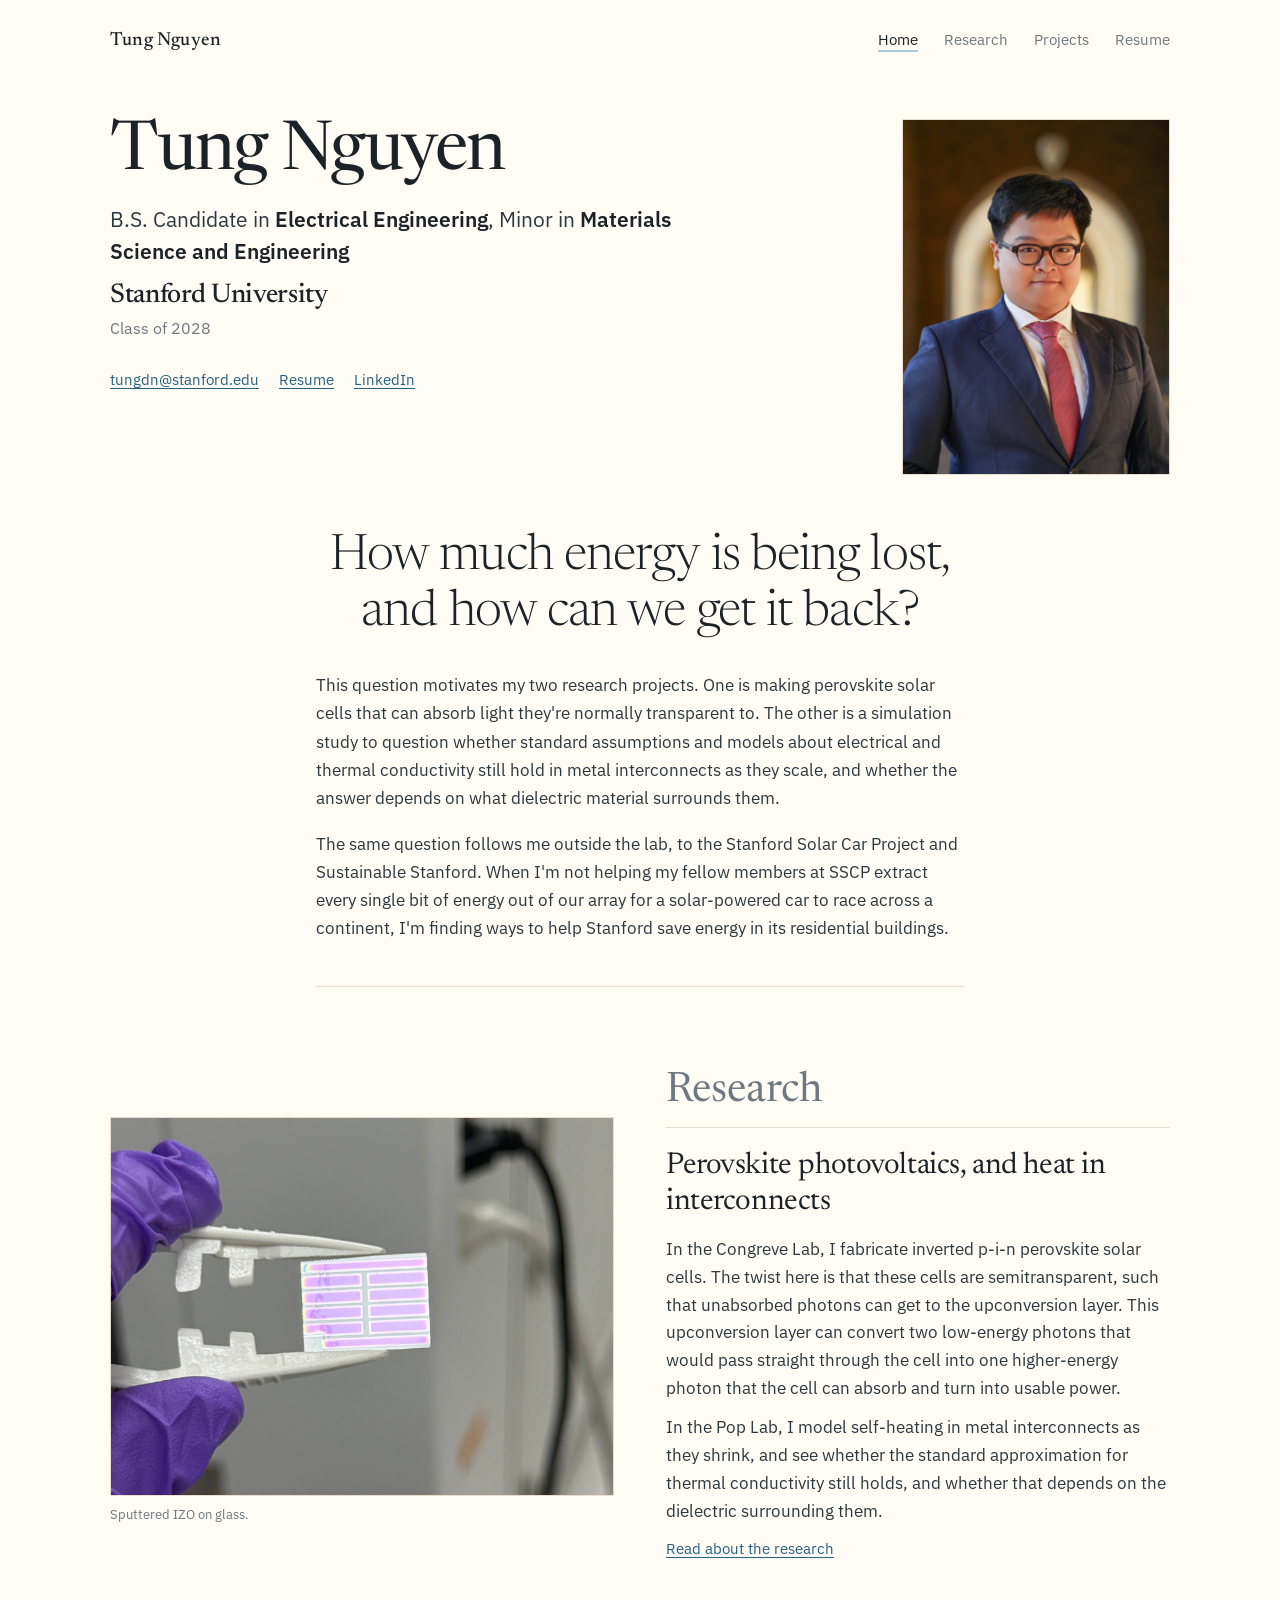
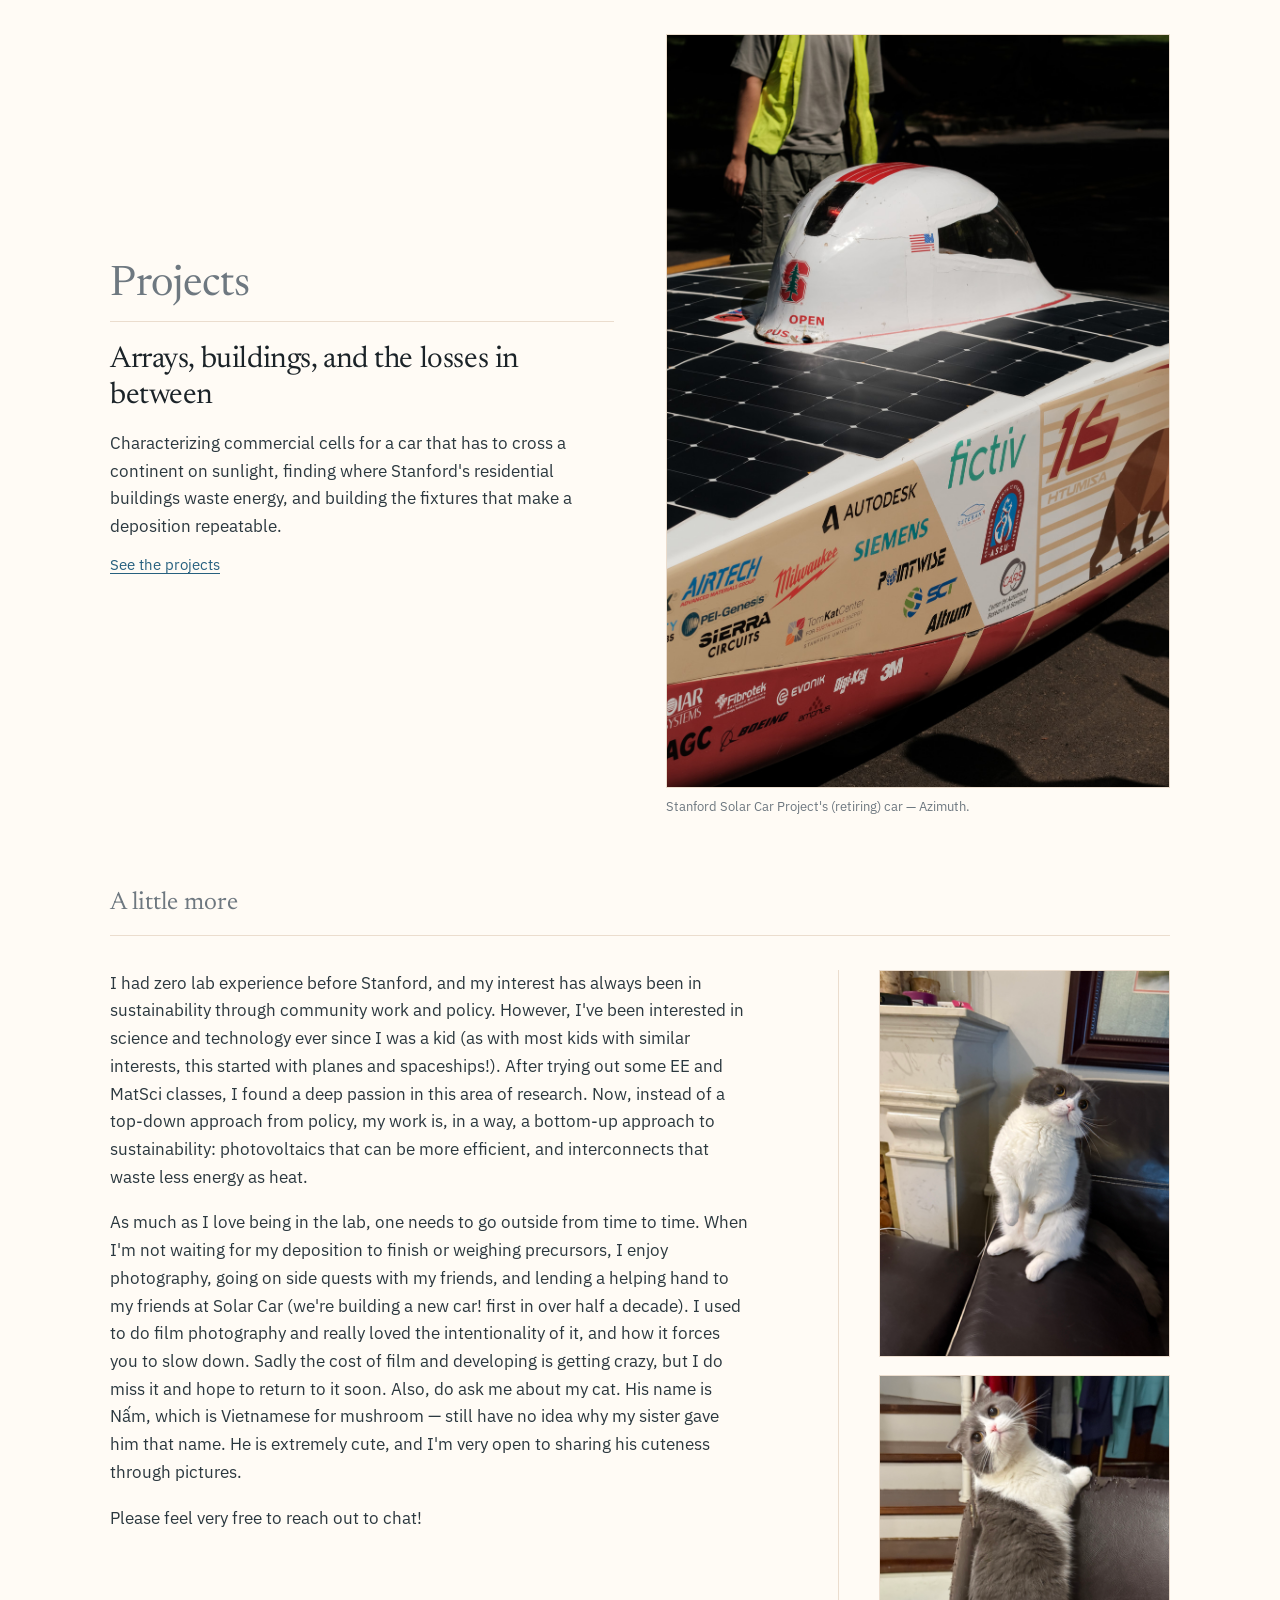
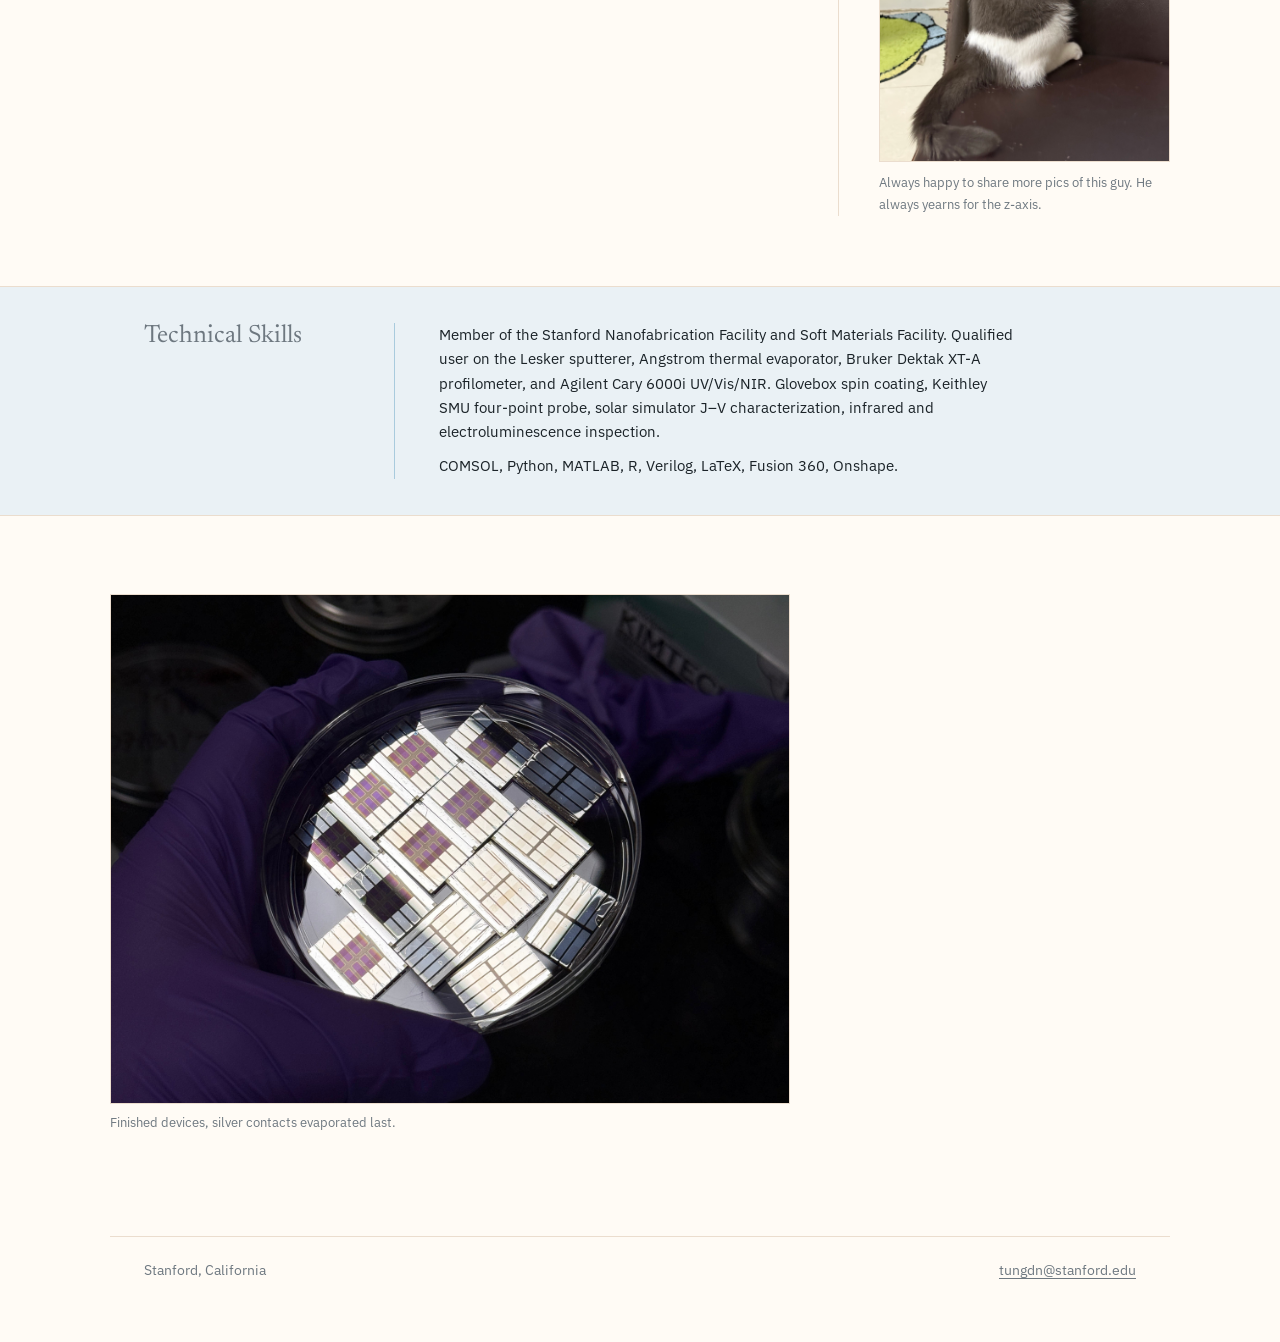
<file: index.html>
<!DOCTYPE html>
<html lang="en">
<head>
<meta charset="utf-8">
<meta name="viewport" content="width=device-width, initial-scale=1">
<title>Tung Nguyen</title>
<meta name="description" content="Tung Nguyen — B.S. candidate in Electrical
  Engineering at Stanford. Perovskite photovoltaics and electro-thermal
  transport in interconnects.">
<link rel="preconnect" href="https://fonts.googleapis.com">
<link rel="preconnect" href="https://fonts.gstatic.com" crossorigin>
<link href="https://fonts.googleapis.com/css2?family=Newsreader:ital,opsz,wght@0,6..72,300;0,6..72,400;0,6..72,500;1,6..72,300&family=IBM+Plex+Sans:wght@400;500;600&display=swap" rel="stylesheet">
<link rel="stylesheet" href="style.css">
<style>
  .intro{ display:grid; grid-template-columns:1fr 268px; gap:56px;
          padding:62px 0 10px; align-items:start }
  .intro h1{ font-family:"Newsreader",Georgia,serif; font-weight:400;
             font-size:clamp(46px,6.2vw,68px); line-height:1.02;
             letter-spacing:-.022em; margin:0 0 16px }
  .credential{ font-size:20.5px; line-height:1.55; color:var(--ink-soft);
               margin:0 0 12px; max-width:46ch }
  .credential .field{ font-weight:600; color:var(--ink) }
  .affil{ font-family:"Newsreader",Georgia,serif; font-weight:500;
          font-size:27px; line-height:1.2; letter-spacing:-.012em;
          color:var(--ink); margin:0 0 4px }
  .classyear{ font-size:16px; color:var(--muted); margin:0 0 26px }
  .links{ display:flex; gap:20px; flex-wrap:wrap; font-size:14.5px; margin:0 }

  /* One centered column. --qcol keeps the heading and the paragraphs on the
     same left edge; they each compute ch differently. */
  .question{ padding:44px 0 8px; --qcol:648px }
  .question h2{ font-family:"Newsreader",Georgia,serif; font-weight:300;
                font-size:clamp(30px,4.6vw,50px); line-height:1.12;
                letter-spacing:-.018em; margin:0 auto 30px;
                max-width:var(--qcol); text-align:center }
  .question p{ font-size:17px; line-height:1.65; max-width:var(--qcol);
               margin:0 auto 18px; color:var(--ink-soft) }
  .qrule{ width:100%; max-width:var(--qcol); margin:44px auto 0; border:0;
          border-top:1px solid var(--rule) }

  .work{ padding:72px 0 0 }
  .block{ display:grid; grid-template-columns:1fr 1fr; gap:52px;
          align-items:center; padding:0 0 60px }
  .block p{ margin:0 0 12px; color:var(--ink-soft); max-width:52ch;
            font-size:16.5px; line-height:1.68 }
  /* These two must out-rank .block p (0,1,1), so they are scoped to .block
     as well. Bare .blocktitle / .more lose to it and are silently ignored. */
  .block .blocktitle{ font-family:"Newsreader",Georgia,serif; font-weight:400;
               font-size:42px; line-height:1.15; color:var(--muted);
               margin:0 0 20px; max-width:none;
               padding-bottom:12px; border-bottom:1px solid var(--rule) }
  .block h3{ font-family:"Newsreader",Georgia,serif; font-weight:400;
             font-size:30px; line-height:1.2; letter-spacing:-.014em;
             margin:0 0 16px }
  .block .more{ font-size:14.5px }

  .about{ padding:8px 0 70px }
  .about .sechead{ font-size:25px }
  .about p{ font-size:16.5px; line-height:1.68; max-width:var(--measure);
            margin:0 0 18px; color:var(--ink-soft) }
  .about p:last-child{ margin-bottom:0 }

  /* text left, Nấm in the right gutter */
  .aboutgrid{ display:grid; grid-template-columns:1fr 332px; gap:40px;
              align-items:start }
  .catcol{ border-left:1px solid var(--rule); padding-left:40px }
  .catcol figure + figure{ margin-top:18px }
  .catcap{ font-size:13px !important; color:var(--muted) !important;
           margin:10px 0 0 !important }
  .closer{ padding:0 0 78px }
  .closer figure{ max-width:680px }

  @media (max-width:860px){
    .intro{ grid-template-columns:1fr; gap:30px; padding-top:44px }
    .intro figure{ max-width:240px }
    .block{ grid-template-columns:1fr; gap:26px; padding-bottom:52px }
    .block .txt{ order:2 }
    .aboutgrid{ grid-template-columns:1fr; gap:28px }
    .catcol{ display:grid; grid-template-columns:1fr 1fr; gap:22px;
             align-items:start; border-left:0; padding-left:0 }
    .catcol figure + figure{ margin-top:0 }
    .catcol .catcap{ grid-column:1 / -1 }
  }
</style>
</head>
<body>

<header class="wrap masthead">
  <a class="mark" href="index.html">Tung Nguyen</a>
  <nav class="nav">
    <a href="index.html" aria-current="page">Home</a>
    <a href="research.html">Research</a>
    <a href="projects.html">Projects</a>
    <a href="tung_resume_website.pdf">Resume</a>
  </nav>
</header>

<main>
  <section class="wrap intro">
    <div>
      <h1>Tung Nguyen</h1>
      <p class="credential">B.S. Candidate in <span class="field">Electrical
        Engineering</span>, Minor in <span class="field">Materials Science and
        Engineering</span></p>
      <p class="affil">Stanford University</p>
      <p class="classyear">Class of 2028</p>
      <p class="links">
        <a href="mailto:tungdn@stanford.edu">tungdn@stanford.edu</a>
        <a href="tung_resume_website.pdf">Resume</a>
        <a href="https://www.linkedin.com/in/tungdnguyen/">LinkedIn</a>
      </p>
    </div>
    <figure>
      <img width="1200" height="1600" decoding="async" src="headshot_portfolio.JPG" alt="Tung Nguyen" data-ratio="portrait">
    </figure>
  </section>

  <section class="wrap question">
    <h2>How much energy is being lost, and how can we get it back?</h2>

    <p>This question motivates my two research projects. One is making
      perovskite solar cells that can absorb light they're normally
      transparent to. The other is a simulation study to question whether
      standard assumptions and models about electrical and thermal
      conductivity still hold in metal interconnects as they scale, and
      whether the answer depends on what dielectric material surrounds
      them.</p>

    <p>The same question follows me outside the lab, to the Stanford Solar
      Car Project and Sustainable Stanford. When I'm not
      helping my fellow members at SSCP extract every single bit of energy out
      of our array for a solar-powered car to race across a continent, I'm
      finding ways to help Stanford save energy in its residential
      buildings.</p>

    <hr class="qrule">
  </section>

  <section class="wrap work">
    <div class="block">
      <figure>
        <img width="1600" height="1201" decoding="async" loading="lazy" src="izo1.JPG" alt="Sputtered IZO on a glass substrate">
        <figcaption>Sputtered IZO on glass.</figcaption>
      </figure>
      <div class="txt">
        <p class="blocktitle">Research</p>
        <h3>Perovskite photovoltaics, and heat in interconnects</h3>
        <p>In the Congreve Lab, I fabricate inverted p-i-n
          perovskite solar cells. The twist here is that these cells are
          semitransparent, such that unabsorbed photons can get to the
          upconversion layer. This upconversion layer can convert two
          low-energy photons that would pass straight through the cell into one
          higher-energy photon that the cell can absorb and turn into usable
          power.</p>

        <p>In the Pop Lab, I model self-heating in metal interconnects as they
          shrink, and see whether the standard approximation for thermal
          conductivity still holds, and whether that depends on the dielectric
          surrounding them.</p>
        <p class="more"><a href="research.html">Read about the research</a></p>
      </div>
    </div>

    <div class="block">
      <div class="txt">
        <p class="blocktitle">Projects</p>
        <h3>Arrays, buildings, and the losses in between</h3>
        <p>Characterizing commercial cells for a car that has to cross a
          continent on sunlight, finding where Stanford's residential buildings
          waste energy, and building the fixtures that make a deposition
          repeatable.</p>
        <p class="more"><a href="projects.html">See the projects</a></p>
      </div>
      <figure>
        <img width="1067" height="1600" decoding="async" loading="lazy" src="sscp_car.JPG"
             alt="Stanford's solar car, its array and sponsor decals lit by
             low sun">
        <figcaption>Stanford Solar Car Project's (retiring) car &mdash;
          Azimuth.</figcaption>
      </figure>
    </div>
  </section>

  <section class="wrap about">
    <h2 class="sechead">A little more</h2>

    <div class="aboutgrid">
      <div class="abouttext">
        <p>I had zero lab experience before Stanford, and my interest has always
          been in sustainability through community work and policy. However, I've
          been interested in science and technology ever since I was a kid (as
          with most kids with similar interests, this started with planes and
          spaceships!). After trying out some EE and MatSci classes, I found a
          deep passion in this area of research. Now, instead of a top-down
          approach from policy, my work is, in a way, a bottom-up approach to
          sustainability: photovoltaics that can be more efficient, and
          interconnects that waste less energy as heat.</p>

        <p>As much as I love being in the lab, one needs to go outside from time
          to time. When I'm not waiting for my deposition to finish or weighing
          precursors, I enjoy photography, going on side quests with my friends,
          and lending a helping hand to my friends at Solar Car (we're building a
          new car! first in over half a decade). I used to do film photography
          and really loved the intentionality of it, and how it forces you to
          slow down. Sadly the cost of film and developing is getting crazy, but
          I do miss it and hope to return to it soon. Also, do ask me about my
          cat. His name is N&#7845;m, which is Vietnamese for mushroom &mdash;
          still have no idea why my sister gave him that name. He is extremely
          cute, and I'm very open to sharing his cuteness through pictures.</p>

        <p>Please feel very free to reach out to chat!</p>
      </div>

      <aside class="catcol">
        <figure><img width="1200" height="1600" decoding="async" loading="lazy" src="cat1.JPG" alt="N&#7845;m, standing up"></figure>
        <figure><img width="1200" height="1600" decoding="async" loading="lazy" src="cat2.JPG" alt="N&#7845;m, on the sofa"></figure>
        <p class="catcap">Always happy to share more pics of this guy. He
          always yearns for the z-axis.</p>
      </aside>
    </div>
  </section>

  <section class="band">
    <div class="wrap">
      <h2>Technical Skills</h2>
      <div class="bandtext">
        <p>Member of the Stanford Nanofabrication Facility and Soft Materials
          Facility. Qualified user on the Lesker sputterer, Angstrom thermal
          evaporator, Bruker Dektak XT-A profilometer, and Agilent Cary 6000i
          UV/Vis/NIR. Glovebox spin coating, Keithley SMU four-point probe,
          solar simulator J&ndash;V characterization, infrared and
          electroluminescence inspection.</p>
        <p>COMSOL, Python, MATLAB, R, Verilog, LaTeX, Fusion 360, Onshape.</p>
      </div>
    </div>
  </section>

  <section class="wrap closer">
    <figure>
      <img width="1600" height="1200" decoding="async" loading="lazy" src="finished_devices.JPG" alt="Finished perovskite devices in a petri dish">
      <figcaption>Finished devices, silver contacts evaporated last.</figcaption>
    </figure>
  </section>
</main>

<footer>
  <div class="wrap">
    <span>Stanford, California</span>
    <span><a href="mailto:tungdn@stanford.edu">tungdn@stanford.edu</a></span>
  </div>
</footer>

<script>
/* Show a labelled placeholder instead of a broken-image icon while an
   image file is missing. Safe to delete once every photo is uploaded. */
document.querySelectorAll('figure img').forEach(function(img){
  img.addEventListener('error', function(){
    var d = document.createElement('div');
    d.className = 'imgfail' +
      (img.dataset.ratio === 'portrait' ? ' portrait' : '');
    d.textContent = img.getAttribute('src');
    img.replaceWith(d);
  });
});
</script>
</body>
</html>
</file>
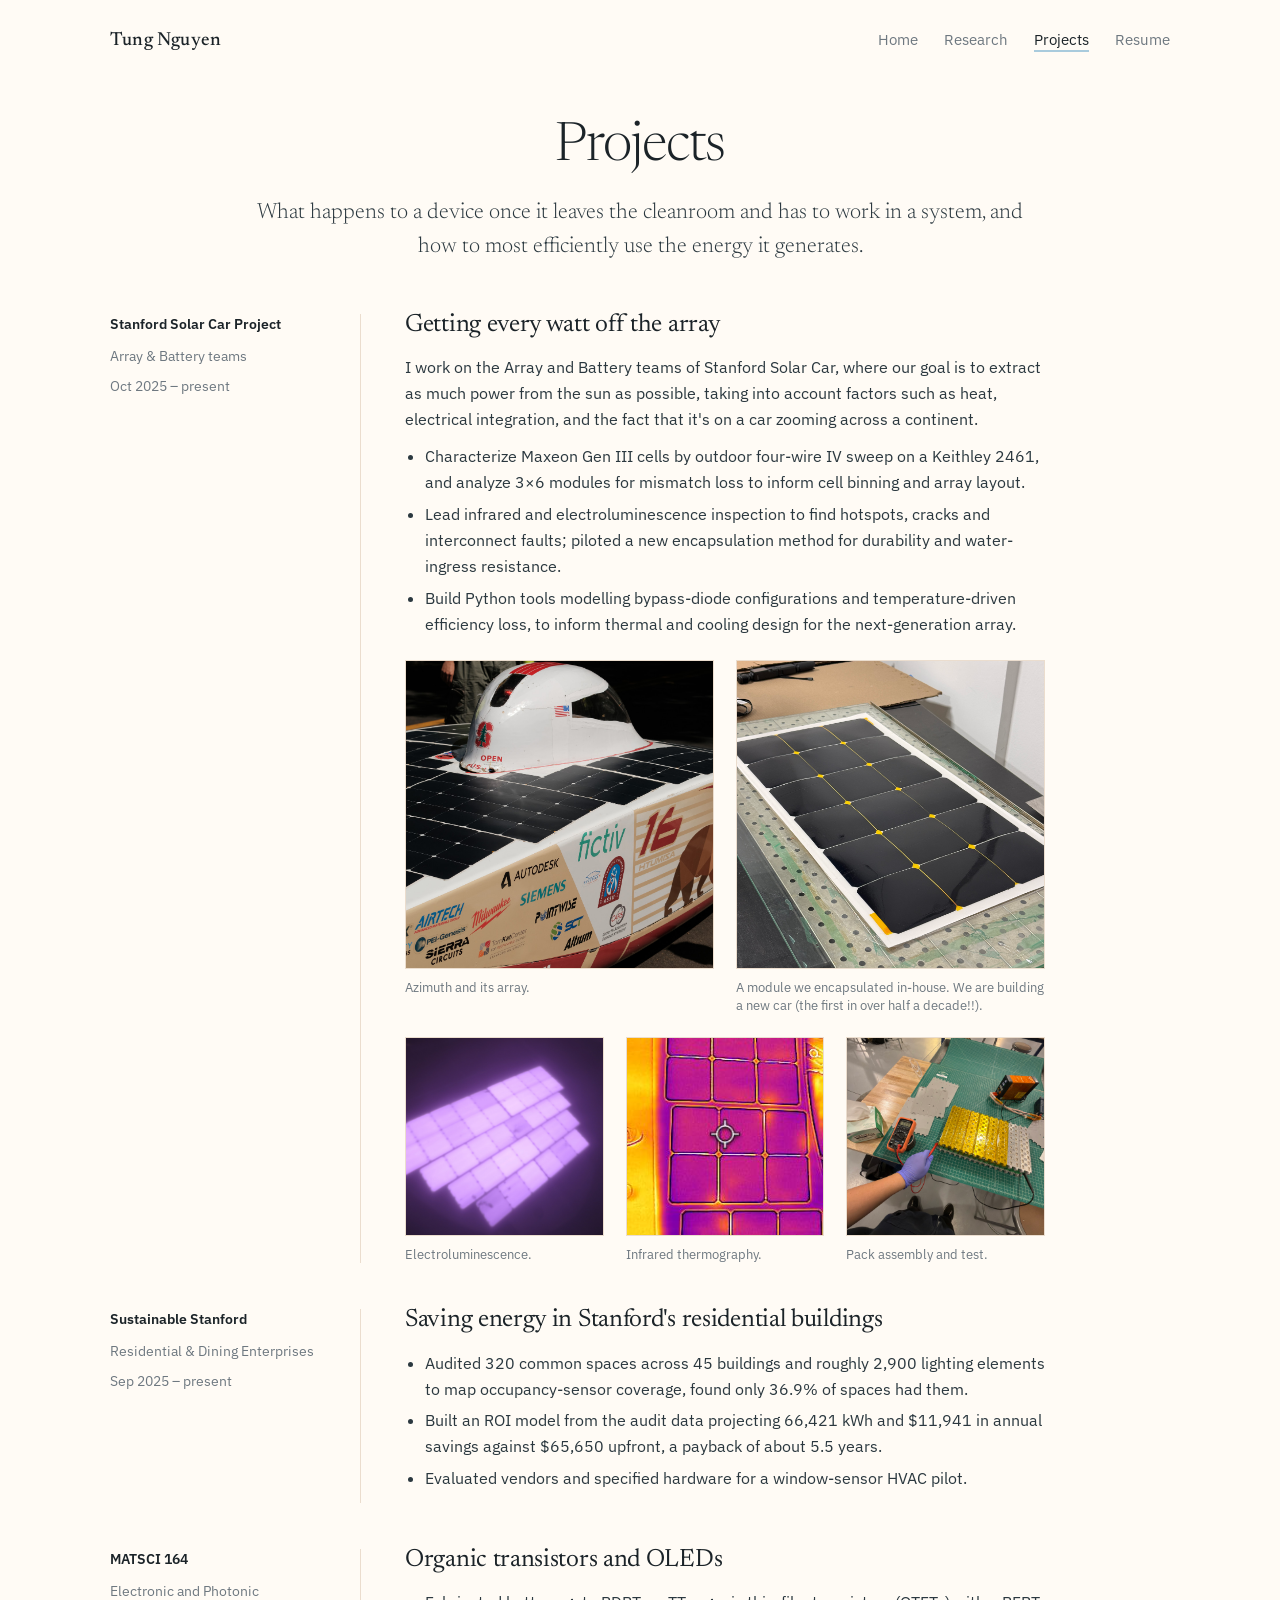
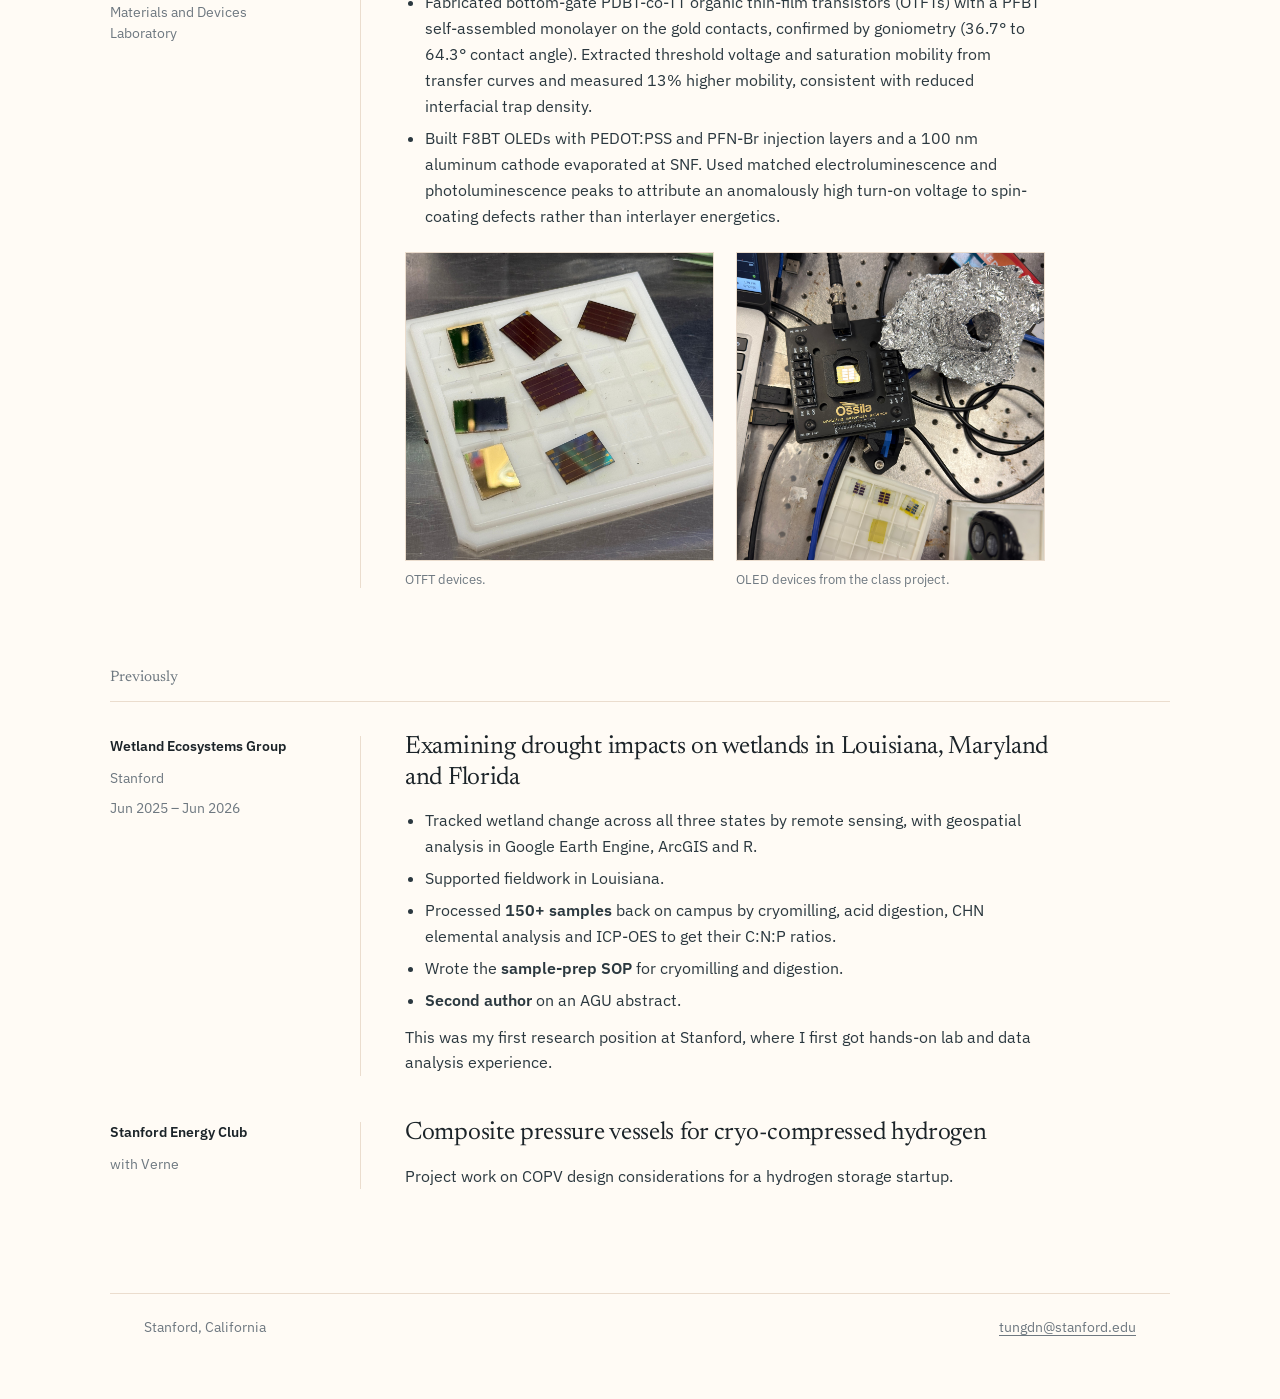
<file: projects.html>
<!DOCTYPE html>
<html lang="en">
<head>
<meta charset="utf-8">
<meta name="viewport" content="width=device-width, initial-scale=1">
<title>Projects — Tung Nguyen</title>
<meta name="description" content="Solar car array characterization, campus
  energy efficiency, cleanroom fixtures, and device laboratory coursework.">
<link rel="preconnect" href="https://fonts.googleapis.com">
<link rel="preconnect" href="https://fonts.gstatic.com" crossorigin>
<link href="https://fonts.googleapis.com/css2?family=Newsreader:ital,opsz,wght@0,6..72,300;0,6..72,400;0,6..72,500;1,6..72,300&family=IBM+Plex+Sans:wght@400;500;600&display=swap" rel="stylesheet">
<link rel="stylesheet" href="style.css">
<style>
  /* Sources here are a mix of 4:3 and 3:4, which in a shared row leaves the
     landscape ones ~120px short and opens a gap underneath. A square crop
     makes every cell the same height, at a 25% crop either way. */
  .entry .figrow img{ aspect-ratio:1/1; object-fit:cover }
  .entry .figrow{ margin:22px 0 0 }
  .entry .figrow + .figrow{ margin-top:22px }
</style>
</head>
<body>

<header class="wrap masthead">
  <a class="mark" href="index.html">Tung Nguyen</a>
  <nav class="nav">
    <a href="index.html">Home</a>
    <a href="research.html">Research</a>
    <a href="projects.html" aria-current="page">Projects</a>
    <a href="tung_resume_website.pdf">Resume</a>
  </nav>
</header>

<main>
  <section class="wrap pagehead">
    <h1>Projects</h1>
    <p>What happens to a device once it leaves the cleanroom and has to work
      in a system, and how to most efficiently use the energy it
      generates.</p>
  </section>

  <section class="wrap section">
    <article class="entry">
      <div class="where">
        <b>Stanford Solar Car Project</b>
        <span>Array &amp; Battery teams</span>
        <span>Oct 2025 &ndash; present</span>
      </div>
      <div>
        <h3>Getting every watt off the array</h3>
        <p>I work on the Array and Battery teams of Stanford Solar Car, where
          our goal is to extract as much power from the sun as possible, taking
          into account factors such as heat, electrical integration, and the
          fact that it's on a car zooming across a continent.</p>
        <ul>
          <li>Characterize Maxeon Gen III cells by outdoor four-wire IV sweep
            on a Keithley 2461, and analyze 3&times;6 modules for mismatch loss
            to inform cell binning and array layout.</li>
          <li>Lead infrared and electroluminescence inspection to find
            hotspots, cracks and interconnect faults; piloted a new
            encapsulation method for durability and water-ingress
            resistance.</li>
          <li>Build Python tools modelling bypass-diode configurations and
            temperature-driven efficiency loss, to inform thermal and cooling
            design for the next-generation array.</li>
        </ul>

        <div class="figrow two">
          <figure>
            <img width="1067" height="1600" decoding="async" loading="lazy" src="sscp_car.JPG"
                 alt="Stanford's solar car, its array and sponsor decals lit by
                 low sun">
            <figcaption>Azimuth and its array.</figcaption>
          </figure>
          <figure>
            <img width="1200" height="1600" decoding="async" loading="lazy" src="sscp_encapsulation.JPG"
                 alt="An encapsulated solar module on the bench">
            <figcaption>A module we encapsulated in-house. We are building a
              new car (the first in over half a decade!!).</figcaption>
          </figure>
        </div>

        <div class="figrow three">
          <figure>
            <img width="1600" height="1200" decoding="async" loading="lazy" src="sscp_EL.JPG" alt="Electroluminescence image of a module">
            <figcaption>Electroluminescence.</figcaption>
          </figure>
          <figure>
            <img width="240" height="320" decoding="async" loading="lazy" src="sscp_heat_array.jpeg" alt="Infrared thermography of a module">
            <figcaption>Infrared thermography.</figcaption>
          </figure>
          <figure>
            <img width="1200" height="1600" decoding="async" loading="lazy" src="sscp_battery.JPG" alt="Battery pack under test">
            <figcaption>Pack assembly and test.</figcaption>
          </figure>
        </div>
      </div>
    </article>

    <article class="entry">
      <div class="where">
        <b>Sustainable Stanford</b>
        <span>Residential &amp; Dining Enterprises</span>
        <span>Sep 2025 &ndash; present</span>
      </div>
      <div>
        <h3>Saving energy in Stanford's residential buildings</h3>
        <ul>
          <li>Audited 320 common spaces across 45 buildings and roughly 2,900
            lighting elements to map occupancy-sensor coverage, found only
            36.9% of spaces had them.</li>
          <li>Built an ROI model from the audit data projecting 66,421 kWh and
            $11,941 in annual savings against $65,650 upfront, a payback of
            about 5.5 years.</li>
          <li>Evaluated vendors and specified hardware for a window-sensor
            HVAC pilot.</li>
        </ul>
      </div>
    </article>

    <article class="entry">
      <div class="where">
        <b>MATSCI 164</b>
        <span>Electronic and Photonic Materials and Devices Laboratory</span>
      </div>
      <div>
        <h3>Organic transistors and OLEDs</h3>
        <ul>
          <li>Fabricated bottom-gate PDBT-co-TT organic thin-film transistors
            (OTFTs) with a PFBT self-assembled monolayer on the gold contacts,
            confirmed
            by goniometry (36.7&deg; to 64.3&deg; contact angle). Extracted
            threshold voltage and saturation mobility from transfer curves and
            measured 13% higher mobility, consistent with reduced interfacial
            trap density.</li>
          <li>Built F8BT OLEDs with PEDOT:PSS and PFN-Br injection layers and a
            100 nm aluminum cathode evaporated at SNF. Used matched
            electroluminescence and photoluminescence peaks to attribute an
            anomalously high turn-on voltage to spin-coating defects rather than
            interlayer energetics.</li>
        </ul>

        <div class="figrow two">
          <figure>
            <img width="1600" height="1200" decoding="async" loading="lazy" src="matsci164_otft.JPG"
                 alt="Organic thin-film transistor on a test board">
            <figcaption>OTFT devices.</figcaption>
          </figure>
          <figure>
            <img width="1200" height="1600" decoding="async" loading="lazy" src="matsci164_oled.JPG" alt="Course devices on a tray">
            <figcaption>OLED devices from the class project.</figcaption>
          </figure>
        </div>
      </div>
    </article>
  </section>

  <section class="wrap section">
    <h2 class="sechead">Previously</h2>

    <article class="entry">
      <div class="where">
        <b>Wetland Ecosystems Group</b>
        <span>Stanford</span>
        <span>Jun 2025 &ndash; Jun 2026</span>
      </div>
      <div>
        <h3>Examining drought impacts on wetlands in Louisiana, Maryland and
          Florida</h3>
        <ul>
          <li>Tracked wetland change across all three states by remote sensing,
            with geospatial analysis in Google Earth Engine, ArcGIS and R.</li>
          <li>Supported fieldwork in Louisiana.</li>
          <li>Processed <strong>150+ samples</strong> back on campus by
            cryomilling, acid digestion, CHN elemental analysis and ICP-OES to
            get their C:N:P ratios.</li>
          <li>Wrote the <strong>sample-prep SOP</strong> for cryomilling and
            digestion.</li>
          <li><strong>Second author</strong> on an AGU abstract.</li>
        </ul>
        <p>This was my first research position at Stanford, where I first got
          hands-on lab and data analysis experience.</p>
      </div>
    </article>

    <article class="entry">
      <div class="where">
        <b>Stanford Energy Club</b>
        <span>with Verne</span>
      </div>
      <div>
        <h3>Composite pressure vessels for cryo-compressed hydrogen</h3>
        <p>Project work on COPV design considerations for a hydrogen storage
          startup.</p>
      </div>
    </article>
  </section>
</main>

<footer>
  <div class="wrap">
    <span>Stanford, California</span>
    <span><a href="mailto:tungdn@stanford.edu">tungdn@stanford.edu</a></span>
  </div>
</footer>

<script>
/* Show a labelled placeholder instead of a broken-image icon while an
   image file is missing. Safe to delete once every photo is uploaded. */
document.querySelectorAll('figure img').forEach(function(img){
  img.addEventListener('error', function(){
    var d = document.createElement('div');
    d.className = 'imgfail';
    d.textContent = img.getAttribute('src');
    img.replaceWith(d);
  });
});
</script>
</body>
</html>
</file>
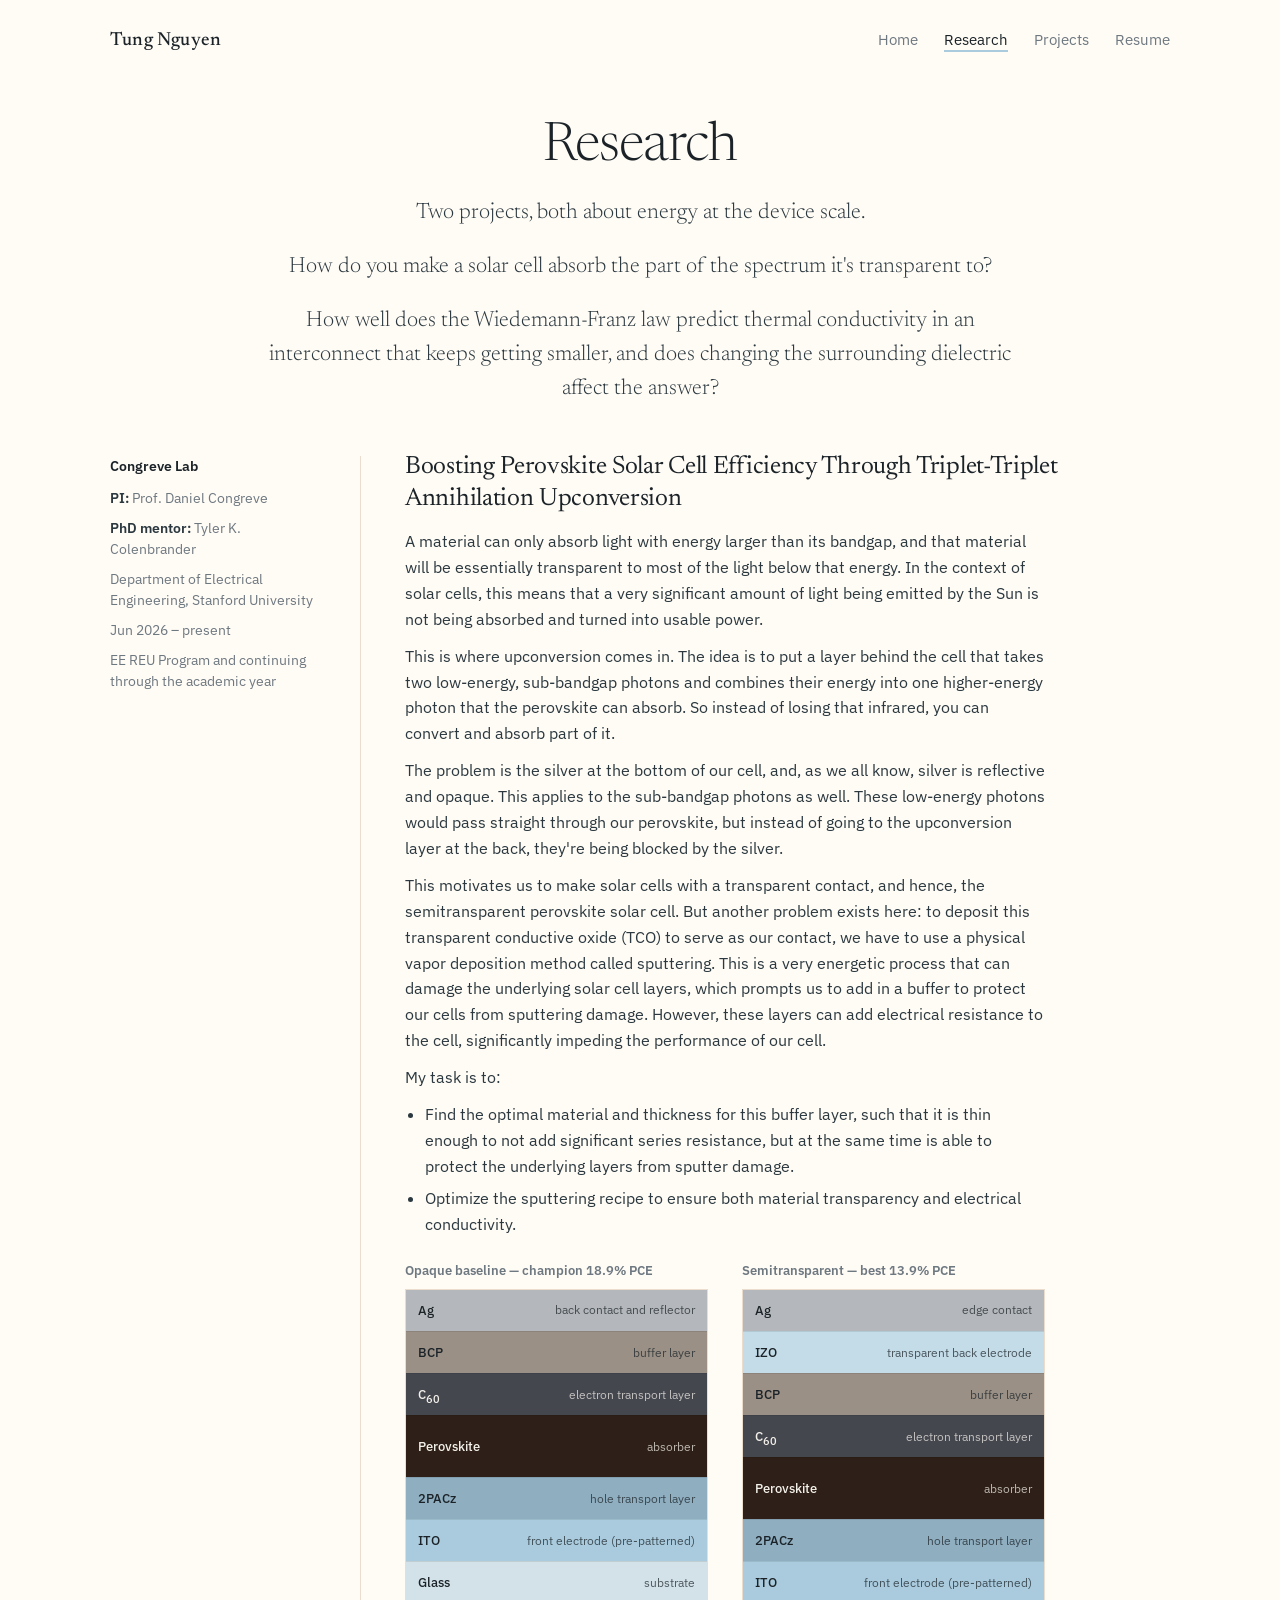
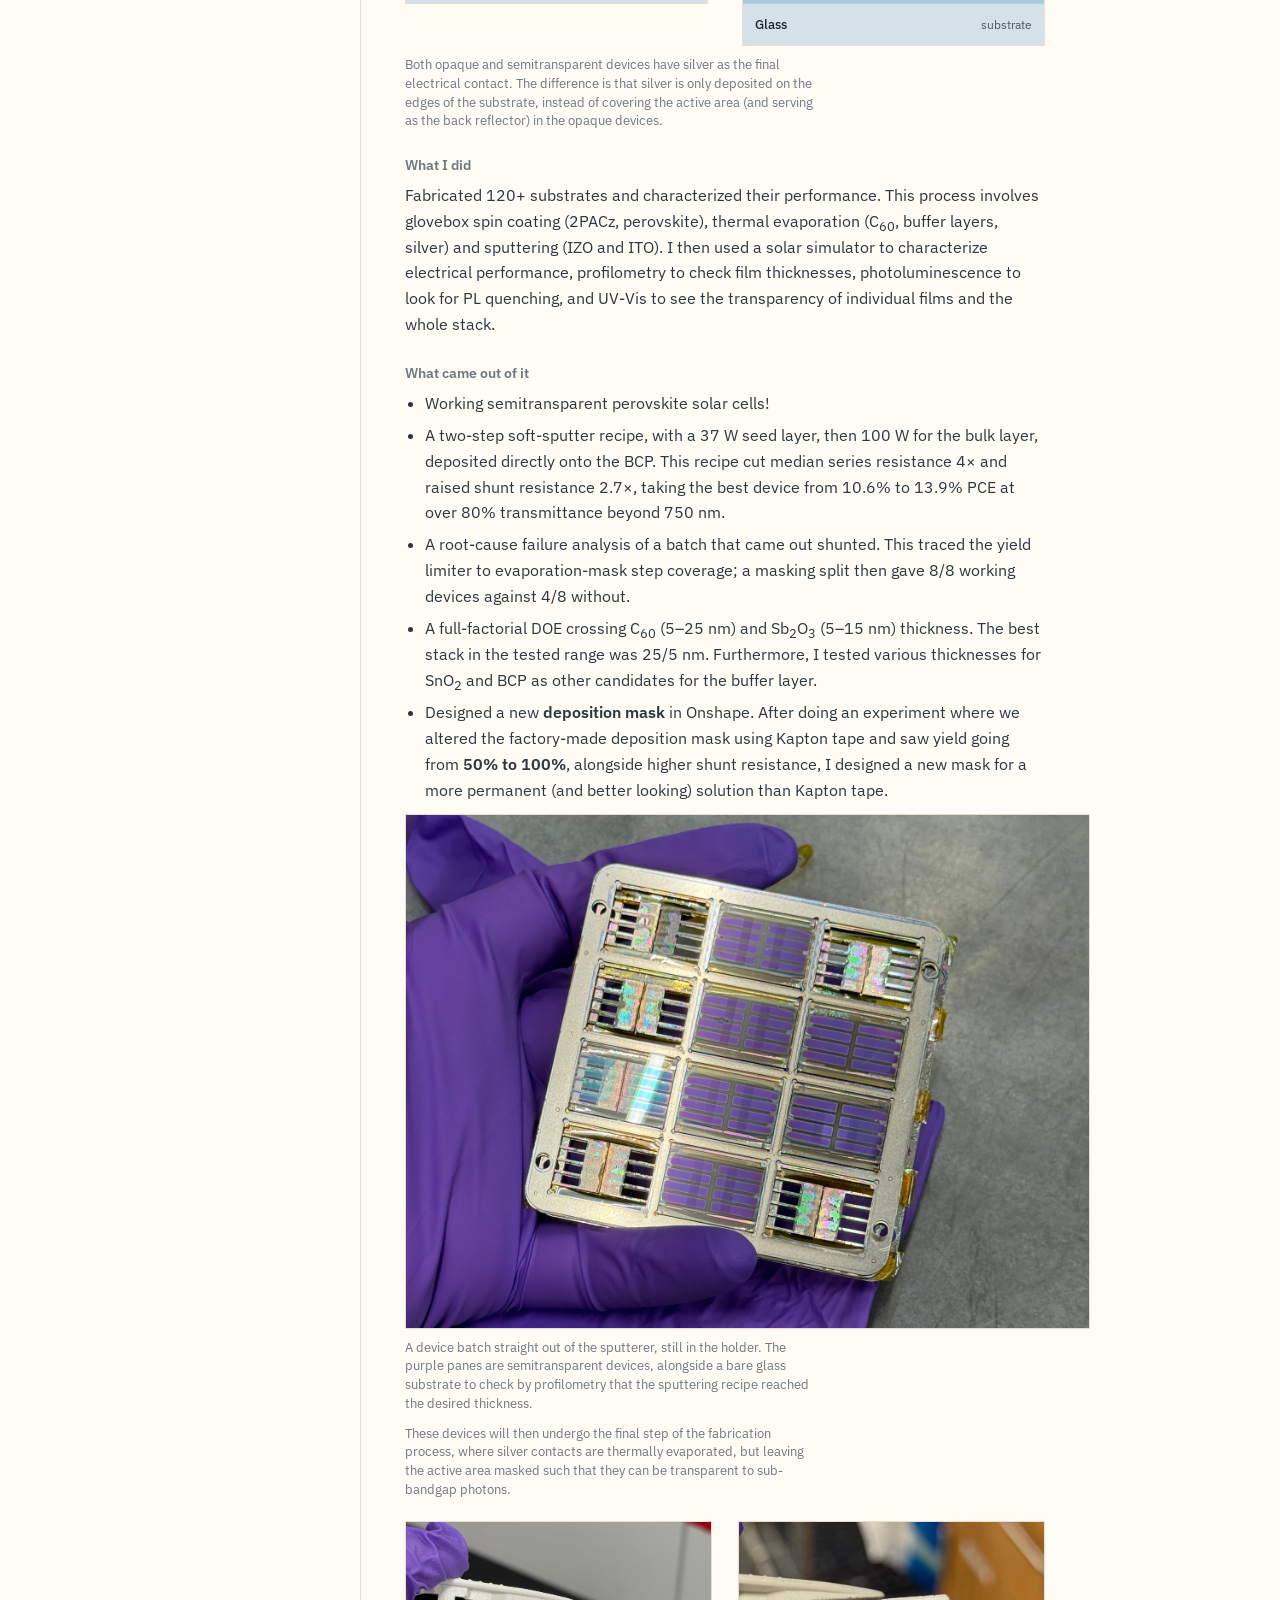
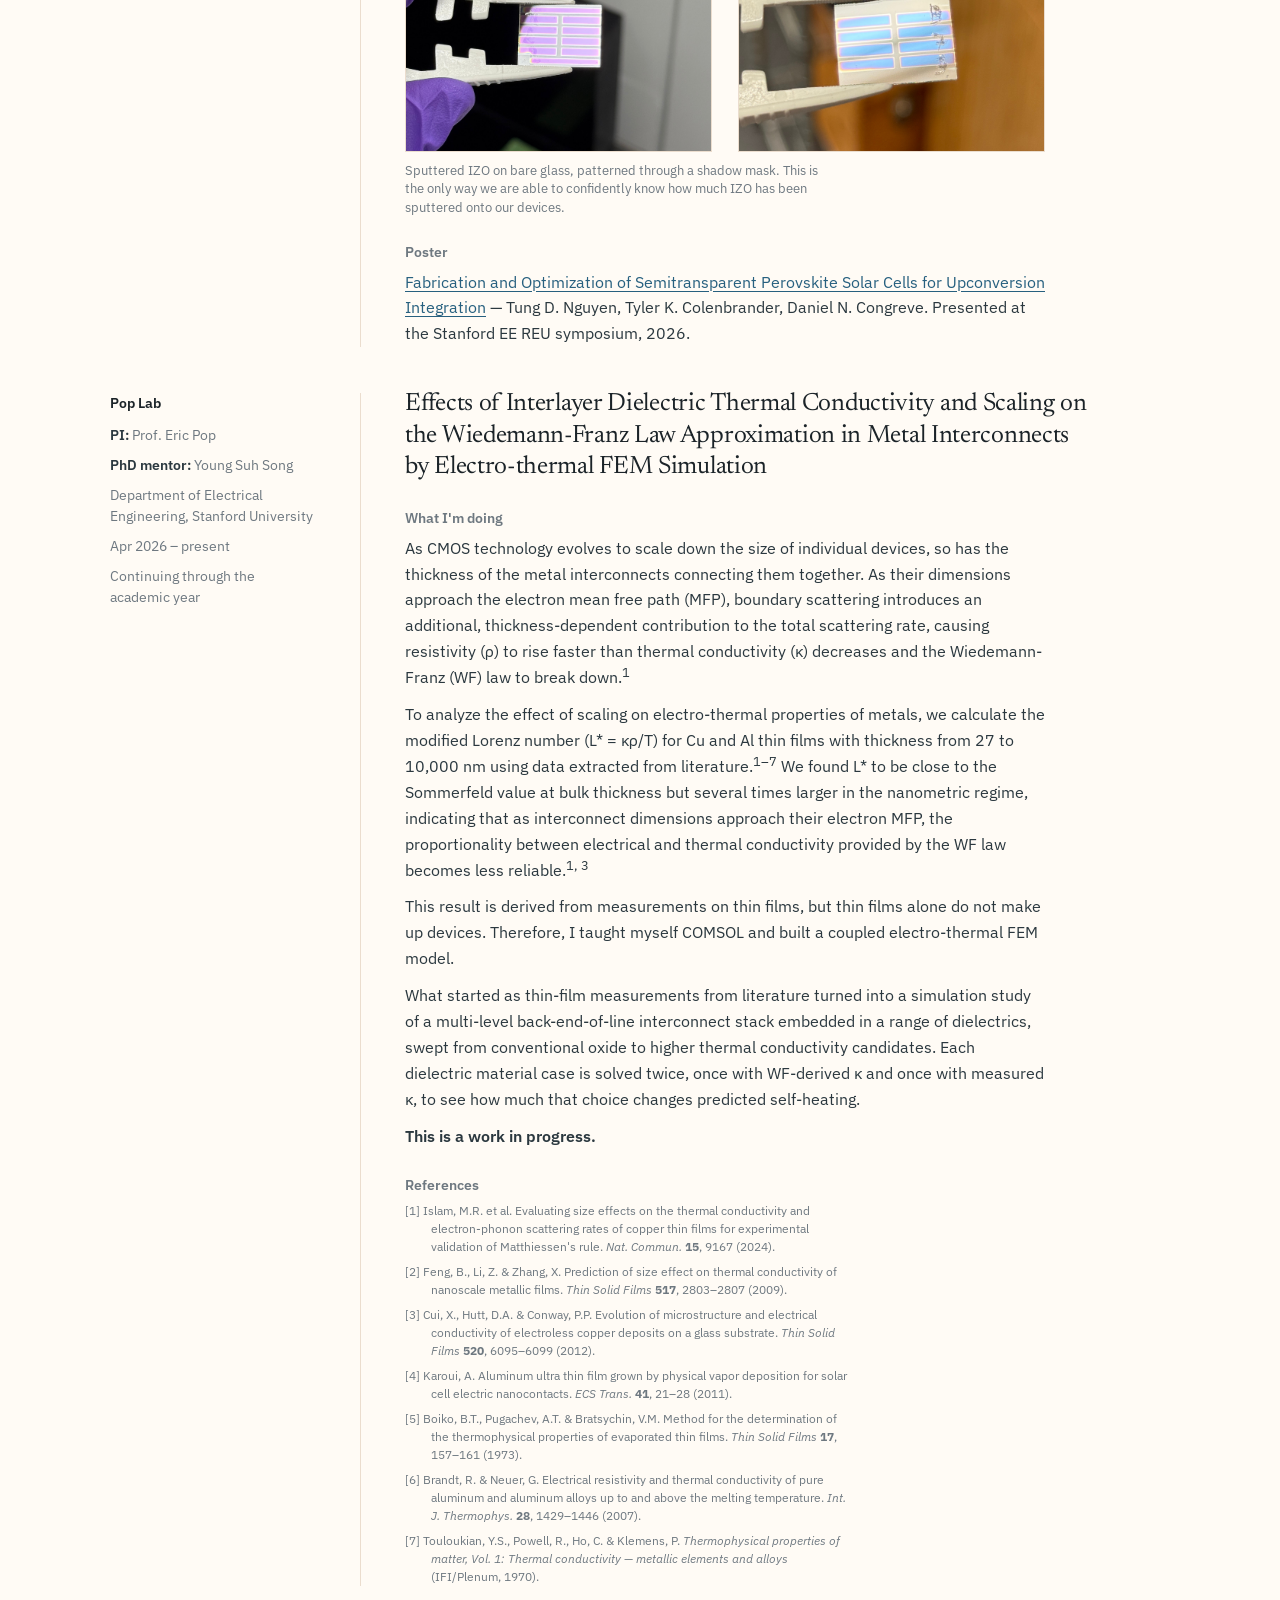
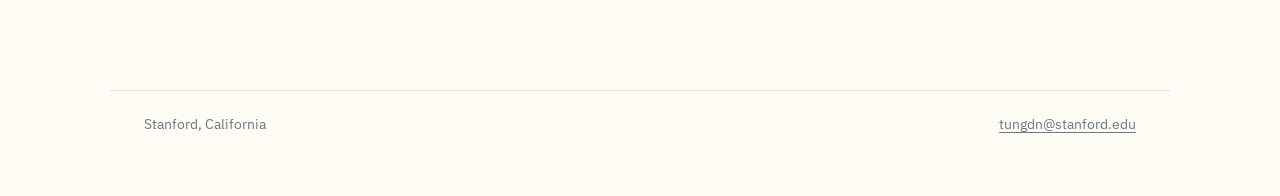
<file: research.html>
<!DOCTYPE html>
<html lang="en">
<head>
<meta charset="utf-8">
<meta name="viewport" content="width=device-width, initial-scale=1">
<title>Research — Tung Nguyen</title>
<meta name="description" content="Semitransparent perovskite solar cells for
  upconversion, and electro-thermal transport in scaled interconnects.">
<link rel="preconnect" href="https://fonts.googleapis.com">
<link rel="preconnect" href="https://fonts.gstatic.com" crossorigin>
<link href="https://fonts.googleapis.com/css2?family=Newsreader:ital,opsz,wght@0,6..72,300;0,6..72,400;0,6..72,500;1,6..72,300&family=IBM+Plex+Sans:wght@400;500;600&display=swap" rel="stylesheet">
<link rel="stylesheet" href="style.css">
<style>
  .stackwrap{ display:grid; grid-template-columns:1fr 1fr; gap:34px;
              margin:22px 0 6px; max-width:var(--measure) }
  .stackcol h5{ font-size:13px; font-weight:600; color:var(--muted);
                margin:0 0 8px }
  /* Each row is filled with its material color and the label sits on it.
     .dark flips the text for the two rows too dark for ink.
     Scoped to .entry because .entry ul / .entry li in style.css are (0,1,1)
     and would otherwise force a 20px indent and 6px gaps between rows. */
  .entry .layers{ list-style:none; margin:0; padding:0;
                  border:1px solid var(--rule); overflow:hidden }
  .entry .layers li{ display:grid; grid-template-columns:1fr auto;
                     align-items:center; gap:12px; margin:0; padding:10px 12px;
                     font-size:13px; color:var(--ink) }
  .entry .layers li + li{ border-top:1px solid rgba(0,0,0,.09) }
  .entry .layers li.dark{ color:#F4F1EB }
  .entry .layers li.tall{ padding:20px 12px }
  .ln{ font-weight:500 }
  .lt{ font-size:12px; opacity:.72 }
  .figrow{ display:grid; grid-template-columns:1fr 1fr; gap:26px;
           margin:22px 0 4px; max-width:var(--measure) }
  /* Numbered by hand as [n] to match the superscript citations, so the
     list marker is suppressed and the indent hangs instead. */
  .entry .refs{ list-style:none; margin:0; padding:0; font-size:12px;
                line-height:1.5; color:var(--muted);
                max-width:var(--measure) }
  .entry .refs li{ margin:0 0 7px; padding-left:26px; text-indent:-26px }
  .entry .refs li:last-child{ margin-bottom:0 }
  @media (max-width:860px){
    .stackwrap,.figrow{ grid-template-columns:1fr; gap:22px }
  }
</style>
</head>
<body>

<header class="wrap masthead">
  <a class="mark" href="index.html">Tung Nguyen</a>
  <nav class="nav">
    <a href="index.html">Home</a>
    <a href="research.html" aria-current="page">Research</a>
    <a href="projects.html">Projects</a>
    <a href="tung_resume_website.pdf">Resume</a>
  </nav>
</header>

<main>
  <section class="wrap pagehead">
    <h1>Research</h1>
    <p>Two projects, both about energy at the device scale.</p>

    <p>How do you make a solar cell absorb the part of the spectrum it's
      transparent to?</p>

    <p>How well does the Wiedemann-Franz law predict thermal conductivity in
      an interconnect that keeps getting smaller, and does changing the
      surrounding dielectric affect the answer?</p>
  </section>

  <section class="wrap section">
    <article class="entry" id="perovskite">
      <div class="where">
        <b>Congreve Lab</b>
        <span><strong>PI:</strong> Prof. Daniel Congreve</span>
        <span><strong>PhD mentor:</strong> Tyler K. Colenbrander</span>
        <span>Department of Electrical Engineering, Stanford University</span>
        <span>Jun 2026 &ndash; present</span>
        <span>EE REU Program and continuing through the academic year</span>
      </div>
      <div>
        <h3>Boosting Perovskite Solar Cell Efficiency Through
          Triplet-Triplet Annihilation Upconversion</h3>

        <p>A material can only absorb light with energy larger than its
          bandgap, and that material will be essentially transparent to most of
          the light below that energy. In the context of solar cells, this
          means that a very significant amount of light being emitted by the
          Sun is not being absorbed and turned into usable power.</p>

        <p>This is where upconversion comes in. The idea is to put a layer
          behind the cell that takes two low-energy, sub-bandgap photons and
          combines their energy into one higher-energy photon that the
          perovskite can absorb. So instead of losing that infrared, you can
          convert and absorb part of it.</p>

        <p>The problem is the silver at the bottom of our cell, and, as we all
          know, silver is reflective and opaque. This applies to the
          sub-bandgap photons as well. These low-energy photons would pass
          straight through our perovskite, but instead of going to the
          upconversion layer at the back, they're being blocked by the
          silver.</p>

        <p>This motivates us to make solar cells with a transparent contact,
          and hence, the semitransparent perovskite solar cell. But another
          problem exists here: to deposit this transparent conductive oxide
          (TCO) to serve as our contact, we have to use a physical vapor
          deposition method called sputtering. This is a very energetic process
          that can damage the underlying solar cell layers, which prompts us to
          add in a buffer to protect our cells from sputtering damage. However,
          these layers can add electrical resistance to the cell, significantly
          impeding the performance of our cell.</p>

        <p>My task is to:</p>
        <ul>
          <li>Find the optimal material and thickness for this buffer layer,
            such that it is thin enough to not add significant series
            resistance, but at the same time is able to protect the underlying
            layers from sputter damage.</li>
          <li>Optimize the sputtering recipe to ensure both material
            transparency and electrical conductivity.</li>
        </ul>

        <div class="stackwrap">
          <div class="stackcol">
            <h5>Opaque baseline &mdash; champion 18.9% PCE</h5>
            <ul class="layers">
              <li style="background:var(--m-ag)"><span class="ln">Ag</span><span class="lt">back contact and reflector</span></li>
              <li style="background:var(--m-bcp)"><span class="ln">BCP</span><span class="lt">buffer layer</span></li>
              <li class="dark" style="background:var(--m-c60)"><span class="ln">C<sub>60</sub></span><span class="lt">electron transport layer</span></li>
              <li class="tall dark" style="background:var(--m-pvk)"><span class="ln">Perovskite</span><span class="lt">absorber</span></li>
              <li style="background:var(--m-sam)"><span class="ln">2PACz</span><span class="lt">hole transport layer</span></li>
              <li style="background:var(--m-ito)"><span class="ln">ITO</span><span class="lt">front electrode (pre-patterned)</span></li>
              <li style="background:var(--m-glass)"><span class="ln">Glass</span><span class="lt">substrate</span></li>
            </ul>
          </div>
          <div class="stackcol">
            <h5>Semitransparent &mdash; best 13.9% PCE</h5>
            <ul class="layers">
              <li style="background:var(--m-ag)"><span class="ln">Ag</span><span class="lt">edge contact</span></li>
              <li style="background:var(--m-izo)"><span class="ln">IZO</span><span class="lt">transparent back electrode</span></li>
              <li style="background:var(--m-bcp)"><span class="ln">BCP</span><span class="lt">buffer layer</span></li>
              <li class="dark" style="background:var(--m-c60)"><span class="ln">C<sub>60</sub></span><span class="lt">electron transport layer</span></li>
              <li class="tall dark" style="background:var(--m-pvk)"><span class="ln">Perovskite</span><span class="lt">absorber</span></li>
              <li style="background:var(--m-sam)"><span class="ln">2PACz</span><span class="lt">hole transport layer</span></li>
              <li style="background:var(--m-ito)"><span class="ln">ITO</span><span class="lt">front electrode (pre-patterned)</span></li>
              <li style="background:var(--m-glass)"><span class="ln">Glass</span><span class="lt">substrate</span></li>
            </ul>
          </div>
        </div>
        <p class="note">
          Both opaque and semitransparent devices have silver as the final
          electrical contact. The difference is that silver is only deposited
          on the edges of the substrate, instead of covering the active area
          (and serving as the back reflector) in the opaque devices.</p>

        <h4>What I did</h4>
        <p>Fabricated 120+ substrates and characterized their performance. This
          process involves glovebox spin coating (2PACz, perovskite), thermal
          evaporation (C<sub>60</sub>, buffer layers, silver) and sputtering
          (IZO and ITO). I then used a solar simulator to characterize
          electrical performance, profilometry to check film thicknesses,
          photoluminescence to look for PL quenching, and UV-Vis to see the
          transparency of individual films and the whole stack.</p>

        <h4>What came out of it</h4>
        <ul>
          <li>Working semitransparent perovskite solar cells!</li>
          <li>A two-step soft-sputter recipe, with a 37 W seed layer, then
            100 W for the bulk layer, deposited directly onto the BCP. This
            recipe cut median series resistance 4&times; and raised shunt
            resistance 2.7&times;, taking the best device from 10.6% to 13.9%
            PCE at over 80% transmittance beyond 750 nm.</li>
          <li>A root-cause failure analysis of a batch that came out shunted.
            This traced the yield limiter to evaporation-mask step coverage;
            a masking split then gave 8/8 working devices against 4/8
            without.</li>
          <li>A full-factorial DOE crossing C<sub>60</sub> (5&ndash;25 nm) and
            Sb<sub>2</sub>O<sub>3</sub> (5&ndash;15 nm) thickness. The best
            stack in the tested range was 25/5 nm. Furthermore, I tested
            various thicknesses for SnO<sub>2</sub> and BCP as other candidates
            for the buffer layer.</li>
          <li>Designed a new <strong>deposition mask</strong> in Onshape. After
            doing an experiment where we altered the factory-made deposition
            mask using Kapton tape and saw yield going from
            <strong>50% to 100%</strong>, alongside higher shunt resistance, I
            designed a new mask for a more permanent (and better looking)
            solution than Kapton tape.</li>
        </ul>

        <figure>
          <img width="1600" height="1200" decoding="async" loading="lazy" src="device_after_sputter.JPG"
               alt="A batch of substrates in the holder after sputtering">
          <figcaption>
            <p>A device batch straight out of the sputterer, still in the
              holder. The purple panes are semitransparent devices, alongside a
              bare glass substrate to check by profilometry that the sputtering
              recipe reached the desired thickness.</p>
            <p>These devices will then undergo the final step of the
              fabrication process, where silver contacts are thermally
              evaporated, but leaving the active area masked such that they can
              be transparent to sub-bandgap photons.</p>
          </figcaption>
        </figure>

        <div class="figrow two">
          <figure>
            <img width="1600" height="1201" decoding="async" loading="lazy" src="izo2.JPG" alt="Sputtered IZO on glass, pink">
          </figure>
          <figure>
            <img width="1600" height="1201" decoding="async" loading="lazy" src="izo3.JPG" alt="Sputtered IZO on glass, blue">
          </figure>
        </div>
        <p class="note">
          Sputtered IZO on bare glass, patterned through a shadow mask. This is
          the only way we are able to confidently know how much IZO has been
          sputtered onto our devices.</p>

        <h4>Poster</h4>
        <p><a href="tungdn_REU_poster.pdf">Fabrication and Optimization of Semitransparent
          Perovskite Solar Cells for Upconversion Integration</a> &mdash;
          Tung D. Nguyen, Tyler K. Colenbrander, Daniel N. Congreve. Presented
          at the Stanford EE REU symposium, 2026.</p>
      </div>
    </article>

    <article class="entry" id="interconnects">
      <div class="where">
        <b>Pop Lab</b>
        <span><strong>PI:</strong> Prof. Eric Pop</span>
        <span><strong>PhD mentor:</strong> Young Suh Song</span>
        <span>Department of Electrical Engineering, Stanford University</span>
        <span>Apr 2026 &ndash; present</span>
        <span>Continuing through the academic year</span>
      </div>
      <div>
        <h3>Effects of Interlayer Dielectric Thermal Conductivity and Scaling
          on the Wiedemann-Franz Law Approximation in Metal Interconnects by
          Electro-thermal FEM Simulation</h3>

        <h4>What I'm doing</h4>
        <p>As CMOS technology evolves to scale down the size of individual
          devices, so has the thickness of the metal interconnects connecting
          them together. As their dimensions approach the electron mean free
          path (MFP), boundary scattering introduces an additional,
          thickness-dependent contribution to the total scattering rate,
          causing resistivity (&rho;) to rise faster than thermal conductivity
          (&kappa;) decreases and the Wiedemann-Franz (WF) law to break
          down.<sup>1</sup></p>

        <p>To analyze the effect of scaling on electro-thermal properties of
          metals, we calculate the modified Lorenz number
          (L* = &kappa;&rho;/T) for Cu and Al thin films with thickness from
          27 to 10,000 nm using data extracted from
          literature.<sup>1&ndash;7</sup> We found L* to be close to the
          Sommerfeld value at bulk thickness but several times larger in the
          nanometric regime, indicating that as interconnect dimensions
          approach their electron MFP, the proportionality between electrical
          and thermal conductivity provided by the WF law becomes less
          reliable.<sup>1,&nbsp;3</sup></p>

        <p>This result is derived from measurements on thin films, but thin
          films alone do not make up devices. Therefore, I taught myself COMSOL
          and built a coupled electro-thermal FEM model.</p>

        <p>What started as thin-film measurements from literature turned into a
          simulation study of a multi-level back-end-of-line interconnect stack
          embedded in a range of dielectrics, swept from conventional oxide to
          higher thermal conductivity candidates. Each dielectric material case
          is solved twice, once with WF-derived &kappa; and once with measured
          &kappa;, to see how much that choice changes predicted
          self-heating.</p>

        <p><strong>This is a work in progress.</strong></p>

        <h4>References</h4>
        <ol class="refs">
          <li>[1] Islam, M.R. et al. Evaluating size effects on the thermal
            conductivity and electron-phonon scattering rates of copper thin
            films for experimental validation of Matthiessen's rule.
            <i>Nat. Commun.</i> <b>15</b>, 9167 (2024).</li>
          <li>[2] Feng, B., Li, Z. &amp; Zhang, X. Prediction of size effect on
            thermal conductivity of nanoscale metallic films.
            <i>Thin Solid Films</i> <b>517</b>, 2803&ndash;2807 (2009).</li>
          <li>[3] Cui, X., Hutt, D.A. &amp; Conway, P.P. Evolution of
            microstructure and electrical conductivity of electroless copper
            deposits on a glass substrate. <i>Thin Solid Films</i>
            <b>520</b>, 6095&ndash;6099 (2012).</li>
          <li>[4] Karoui, A. Aluminum ultra thin film grown by physical vapor
            deposition for solar cell electric nanocontacts.
            <i>ECS Trans.</i> <b>41</b>, 21&ndash;28 (2011).</li>
          <li>[5] Boiko, B.T., Pugachev, A.T. &amp; Bratsychin, V.M. Method for
            the determination of the thermophysical properties of evaporated
            thin films. <i>Thin Solid Films</i> <b>17</b>,
            157&ndash;161 (1973).</li>
          <li>[6] Brandt, R. &amp; Neuer, G. Electrical resistivity and thermal
            conductivity of pure aluminum and aluminum alloys up to and above
            the melting temperature. <i>Int. J. Thermophys.</i> <b>28</b>,
            1429&ndash;1446 (2007).</li>
          <li>[7] Touloukian, Y.S., Powell, R., Ho, C. &amp; Klemens, P.
            <i>Thermophysical properties of matter, Vol. 1: Thermal
            conductivity &mdash; metallic elements and alloys</i>
            (IFI/Plenum, 1970).</li>
        </ol>
      </div>
    </article>
  </section>
</main>

<footer>
  <div class="wrap">
    <span>Stanford, California</span>
    <span><a href="mailto:tungdn@stanford.edu">tungdn@stanford.edu</a></span>
  </div>
</footer>

<script>
/* Show a labelled placeholder instead of a broken-image icon while an
   image file is missing. Safe to delete once every photo is uploaded. */
document.querySelectorAll('figure img').forEach(function(img){
  img.addEventListener('error', function(){
    var d = document.createElement('div');
    d.className = 'imgfail';
    d.textContent = img.getAttribute('src');
    img.replaceWith(d);
  });
});
</script>
</body>
</html>
</file>
<file: style.css>
/* =========================================================
   Tung Nguyen — tungducnguyen.com
   All color lives in :root. Change it here, nowhere else.
   ========================================================= */

:root{
  --paper:      #FFFBF5;   /* page background, warm off-white    */
  --paper-2:    #FFFFFC;   /* raised panels, lighter tint        */
  --ink:        #1B2328;
  --ink-soft:   #2B383F;
  --muted:      #6E7880;
  --rule:       #EBDDCE;

  --blue-pale:  #EAF1F5;
  --blue-mid:   #A9CBDD;
  --blue-deep:  #27607F;

  /* device-stack material swatches */
  --m-glass:    #D3E2E9;
  --m-ito:      #A9CBDD;
  --m-sam:      #8FAEC0;
  --m-pvk:      #2E2018;
  --m-c60:      #45474F;
  --m-bcp:      #9A9086;
  --m-buffer:   #CFC6B6;
  --m-ag:       #B4B8BC;
  --m-izo:      #C4DCE8;

  --measure: 64ch;
}

*{ box-sizing:border-box }
html{ -webkit-text-size-adjust:100%; scroll-behavior:smooth }

body{
  margin:0;
  background:var(--paper);
  color:var(--ink);
  font-family:"IBM Plex Sans", system-ui, sans-serif;
  font-size:16px;
  line-height:1.62;
}

a{ color:var(--blue-deep); text-decoration:underline;
   text-underline-offset:3px; text-decoration-thickness:1px }
a:hover{ text-decoration-thickness:2px }
:focus-visible{ outline:2px solid var(--blue-deep); outline-offset:3px }
sub,sup{ line-height:0 }

.wrap{ max-width:1060px; margin:0 auto; padding:0 34px }

/* ---------- masthead ---------- */
.masthead{
  display:flex; justify-content:space-between; align-items:baseline;
  gap:24px; padding:26px 0 0; flex-wrap:wrap;
}
.mark{
  font-family:"Newsreader", Georgia, serif;
  font-size:19px; font-weight:500; letter-spacing:.01em;
  color:var(--ink); text-decoration:none;
}
.nav{ display:flex; gap:26px; font-size:14.5px }
.nav a{ color:var(--muted); text-decoration:none }
.nav a:hover{ color:var(--ink) }
.nav a[aria-current="page"]{
  color:var(--ink); text-decoration:underline;
  text-decoration-color:var(--blue-mid);
  text-decoration-thickness:2px; text-underline-offset:5px;
}

/* ---------- inner page headers ---------- */
.pagehead{ padding:62px 34px 50px; max-width:900px; text-align:center }
.pagehead h1{
  font-family:"Newsreader", Georgia, serif; font-weight:300;
  font-size:clamp(36px,5vw,54px); line-height:1.06;
  letter-spacing:-.018em; margin:0 0 20px;
}
.pagehead p{
  font-family:"Newsreader", Georgia, serif; font-weight:300;
  font-size:clamp(18px,1.9vw,22px); line-height:1.55;
  color:var(--ink-soft); margin:0 auto; max-width:780px;
}
.pagehead p + p{ margin-top:20px }

/* ---------- sections ---------- */
.section{ padding:0 0 78px }
.sechead{
  font-family:"Newsreader", Georgia, serif; font-weight:400;
  font-size:15px; color:var(--muted); margin:0 0 34px;
  padding-bottom:10px; border-bottom:1px solid var(--rule);
}

.entry{
  display:grid; grid-template-columns:206px 1fr; gap:44px;
  padding:0 0 46px; max-width:980px; scroll-margin-top:24px;
}
.entry:last-child{ padding-bottom:0 }
/* hairline between the side label and its content, matching .sechead */
.entry > .where + *{ border-left:1px solid var(--rule); padding-left:44px }
.where{ font-size:14px; line-height:1.5 }
.where b{ font-weight:600; display:block; margin-bottom:11px }
.where span{ color:var(--muted); display:block; margin-bottom:9px }
.where span:last-child{ margin-bottom:0 }
.where strong{ font-weight:600; color:var(--ink-soft) }
.entry h3{
  font-family:"Newsreader", Georgia, serif; font-weight:400;
  font-size:25px; line-height:1.25; margin:-4px 0 14px;
  letter-spacing:-.012em;
}
.entry h4{ font-size:14px; font-weight:600; margin:24px 0 6px; color:var(--muted) }
.entry p{ margin:0 0 11px; max-width:var(--measure); color:var(--ink-soft) }
.entry p:last-child{ margin-bottom:0 }
/* IBM Plex Sans is only loaded at 400/500/600, so pin bold to 600 rather
   than letting the default 700 fall back. */
.entry strong{ font-weight:600 }
.entry ul{ margin:0 0 11px; padding-left:20px; max-width:var(--measure);
  color:var(--ink-soft) }
.entry li{ margin-bottom:6px }

.tag{
  display:inline-block; font-size:11.5px; line-height:1.5;
  padding:1px 8px; border-radius:2px; margin-left:8px;
  vertical-align:2px; font-weight:500;
}
.tag.design{ background:var(--paper-2); color:var(--ink-soft);
  border:1px solid var(--rule) }

/* ---------- figures ---------- */
figure{ margin:0 }
figure img{ display:block; width:100%; height:auto; border:1px solid var(--rule) }
figcaption{ font-size:12.5px; color:var(--muted); margin-top:9px;
  line-height:1.5; max-width:52ch }
figcaption p{ margin:0 0 8px }
figcaption p:last-child{ margin-bottom:0 }
/* .entry p (0,1,1) beats plain "figcaption p" (0,0,2) and would repaint
   caption paragraphs in --ink-soft at the wider --measure. */
.entry figcaption p{ color:inherit; max-width:none }
/* Caption text that sits outside a <figure>. Kept identical to figcaption;
   scoped to .entry so it out-ranks .entry p (0,1,1). */
.entry .note{ font-size:12.5px; color:var(--muted); margin:9px 0 0;
  line-height:1.5; max-width:52ch }
.imgfail{
  border:1px dashed var(--rule); background:var(--paper-2);
  display:flex; align-items:center; justify-content:center; text-align:center;
  font-size:12.5px; color:var(--muted); padding:20px; line-height:1.5;
  aspect-ratio:4/3;
}
.imgfail.portrait{ aspect-ratio:4/5 }

/* ---------- figure grids ---------- */
.figrow{ display:grid; gap:22px; margin:22px 0 4px; max-width:var(--measure) }
.figrow.two  { grid-template-columns:1fr 1fr }
.figrow.three{ grid-template-columns:repeat(3,1fr) }
.figrow.wide { max-width:100% }
@media (max-width:700px){
  .figrow.two, .figrow.three{ grid-template-columns:1fr }
}

/* ---------- tinted band ---------- */
.band{
  background:var(--blue-pale);
  border-top:1px solid var(--rule); border-bottom:1px solid var(--rule);
  padding:36px 0; margin-bottom:78px;
}
.band .wrap{ display:grid; grid-template-columns:206px 1fr; gap:44px }
.band .bandtext{ border-left:1px solid var(--blue-mid); padding-left:44px }
.band h2{
  font-family:"Newsreader", Georgia, serif; font-weight:400;
  font-size:25px; line-height:1.15; color:var(--muted); margin:0;
}
.band p{ margin:0 0 10px; max-width:var(--measure); font-size:15px }
.band p:last-child{ margin-bottom:0 }

/* ---------- footer ---------- */
footer{ padding:26px 0 60px; font-size:14px; color:var(--muted) }
footer .wrap{
  display:flex; justify-content:space-between; gap:20px; flex-wrap:wrap;
  border-top:1px solid var(--rule); padding-top:22px;
}
footer a{ color:var(--muted) }

@media (max-width:860px){
  .wrap{ padding:0 22px }
  .entry, .band .wrap{ grid-template-columns:1fr; gap:14px }
  .entry > .where + *, .band .bandtext{ border-left:0; padding-left:0 }
  .pagehead{ padding:44px 22px 38px }
  .section{ padding-bottom:58px }
}
@media (prefers-reduced-motion:reduce){
  html{ scroll-behavior:auto }
  *{ transition:none !important }
}
</file>
